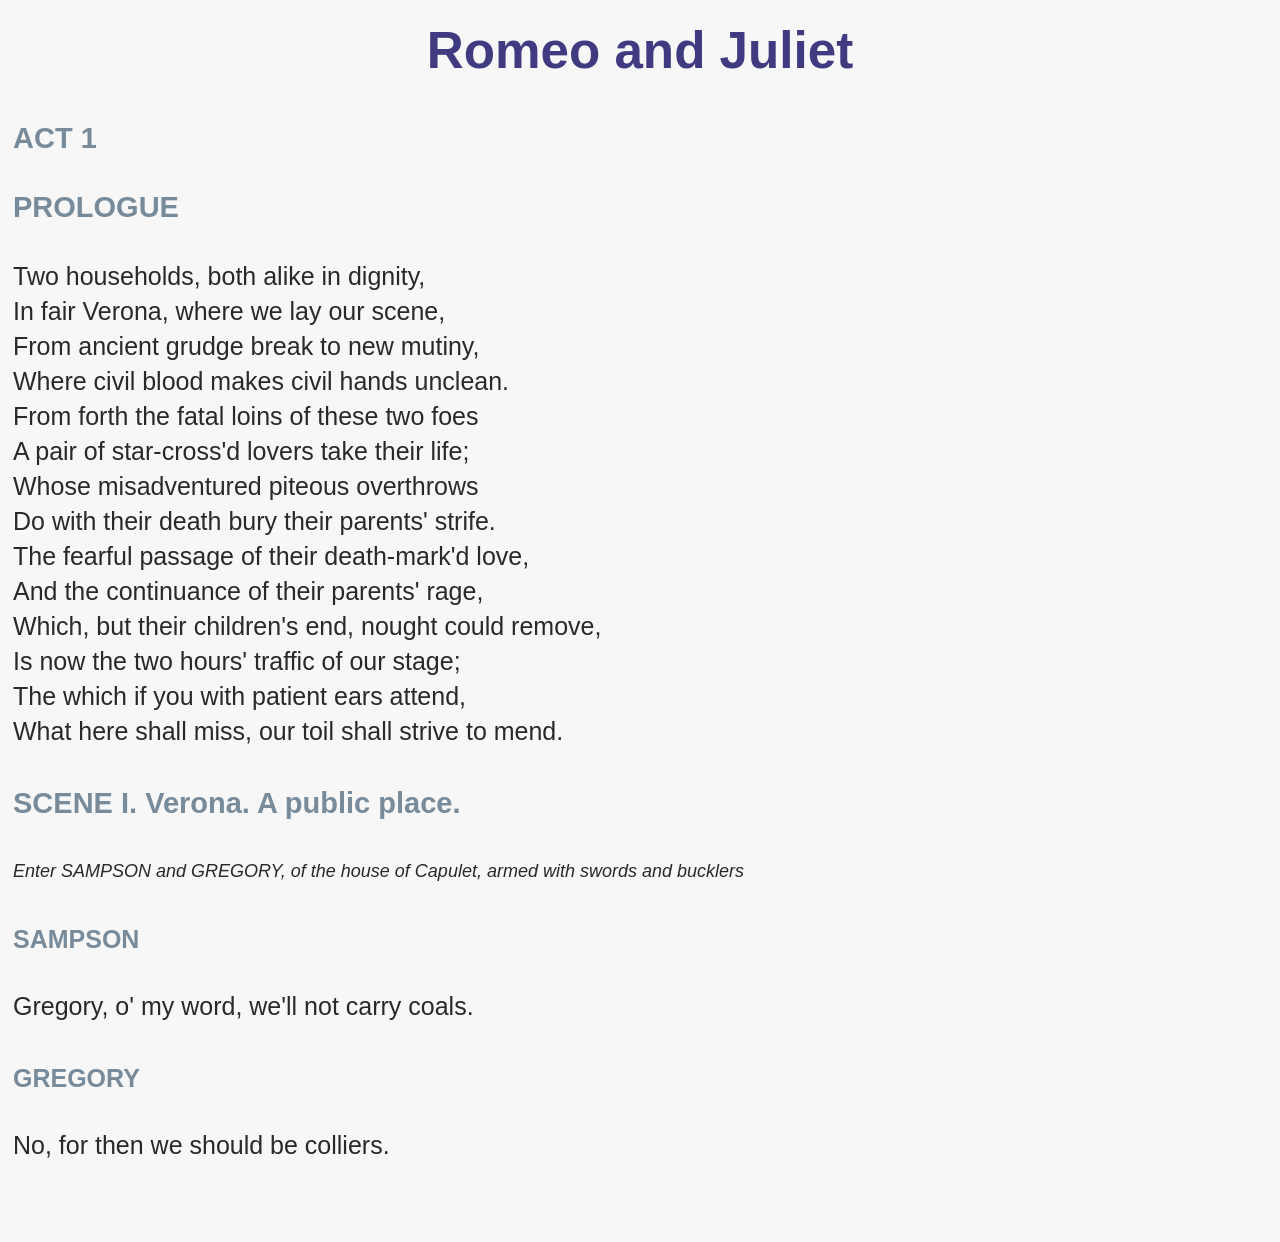
<file: homework1/Task 1/index.html>
<!doctype html>
<html lang="en">
  <head>
    <meta charset="UTF-8" />
    <meta name="viewport" content="width=device-width, initial-scale=1.0" />
    <title>Romeo and Juliet</title>
    <link rel="stylesheet" href="style.css" />
  </head>
  <body>
    <main class="page">
      <h1>Romeo and Juliet</h1>

      <h2 class="section-heading">ACT 1</h2>
      <h2 class="section-heading">PROLOGUE</h2>

      <p class="prologue">
        Two households, both alike in dignity,<br />
        In fair Verona, where we lay our scene,<br />
        From ancient grudge break to new mutiny,<br />
        Where civil blood makes civil hands unclean.<br />
        From forth the fatal loins of these two foes<br />
        A pair of star-cross'd lovers take their life;<br />
        Whose misadventured piteous overthrows<br />
        Do with their death bury their parents' strife.<br />
        The fearful passage of their death-mark'd love,<br />
        And the continuance of their parents' rage,<br />
        Which, but their children's end, nought could remove,<br />
        Is now the two hours' traffic of our stage;<br />
        The which if you with patient ears attend,<br />
        What here shall miss, our toil shall strive to mend.
      </p>

      <h2 class="scene-heading">SCENE I. Verona. A public place.</h2>

      <p class="stage-direction">
        Enter SAMPSON and GREGORY, of the house of Capulet, armed with swords
        and bucklers
      </p>

      <h3 class="character">SAMPSON</h3>
      <p class="dialogue">Gregory, o' my word, we'll not carry coals.</p>

      <h3 class="character">GREGORY</h3>
      <p class="dialogue">No, for then we should be colliers.</p>
    </main>
  </body>
</html>
</file>
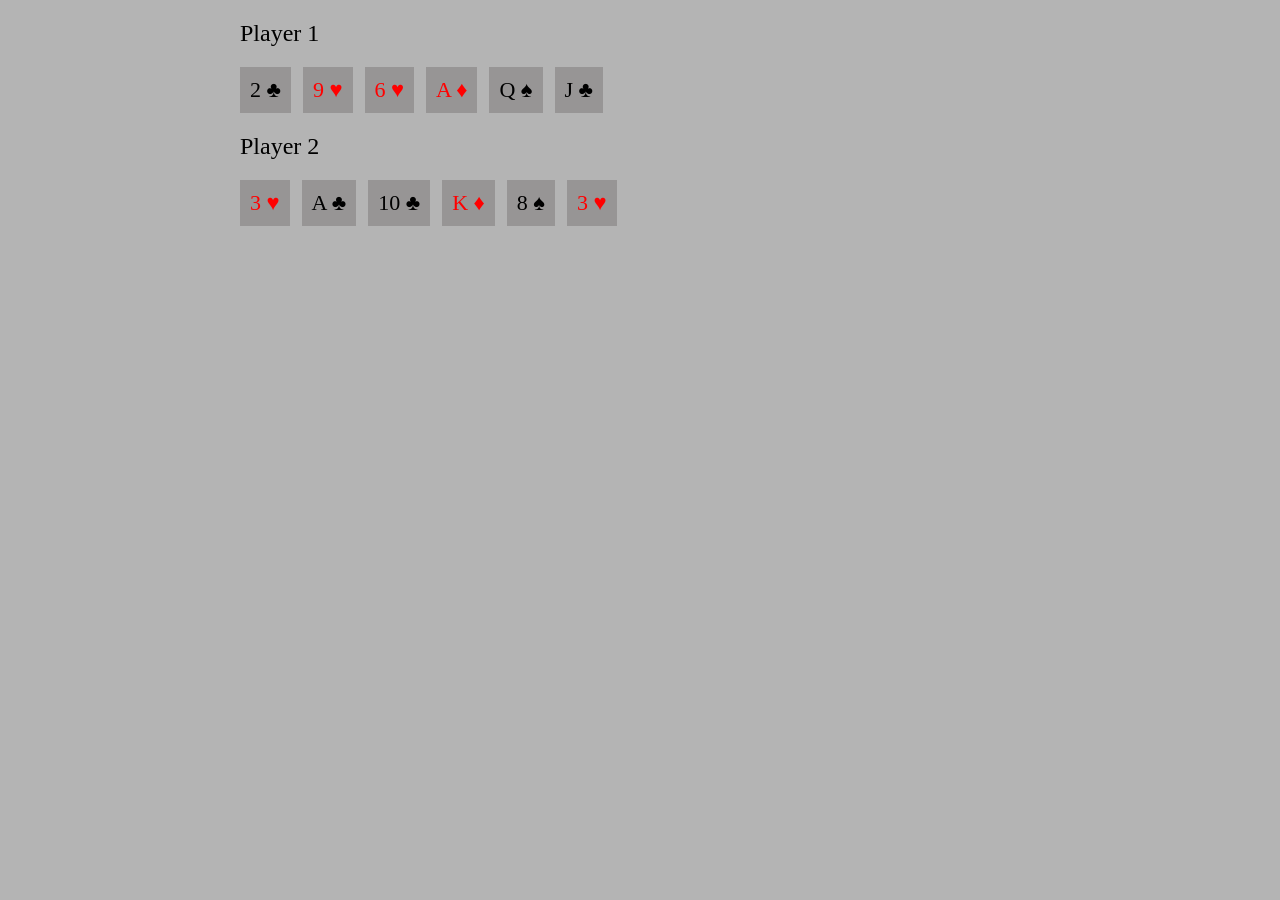
<file: homework1/Task 2/index.html>
<!doctype html>
<html lang="en">
  <head>
    <meta charset="UTF-8" />
    <meta name="viewport" content="width=device-width, initial-scale=1.0" />
    <title>Task 2</title>
    <link rel="stylesheet" href="style.css" />
  </head>
  <body>
    <!-- блок Player 1 -->
    <section class="player-section">
      <h2 class="title">Player 1</h2>
      <div class="cards-row">
        <p class="card-black">2 &#9827;</p>
        <p class="card-red">9 &#9829;</p>
        <p class="card-red">6 &#9829;</p>
        <p class="card-red">A &#9830;</p>
        <p class="card-black">Q &#9824;</p>
        <p class="card-black">J &#9827;</p>
      </div>
    </section>

    <!-- блок Player 2 -->
    <section class="player-section">
      <h2 class="title">Player 2</h2>
      <div class="cards-row">
        <p class="card-red">3 &#9829;</p>
        <p class="card-black">A &#9827;</p>
        <p class="card-black">10 &#9827;</p>
        <p class="card-red">K &#9830;</p>
        <p class="card-black">8 &#9824;</p>
        <p class="card-red">3 &#9829;</p>
      </div>
    </section>
  </body>
</html>
</file>
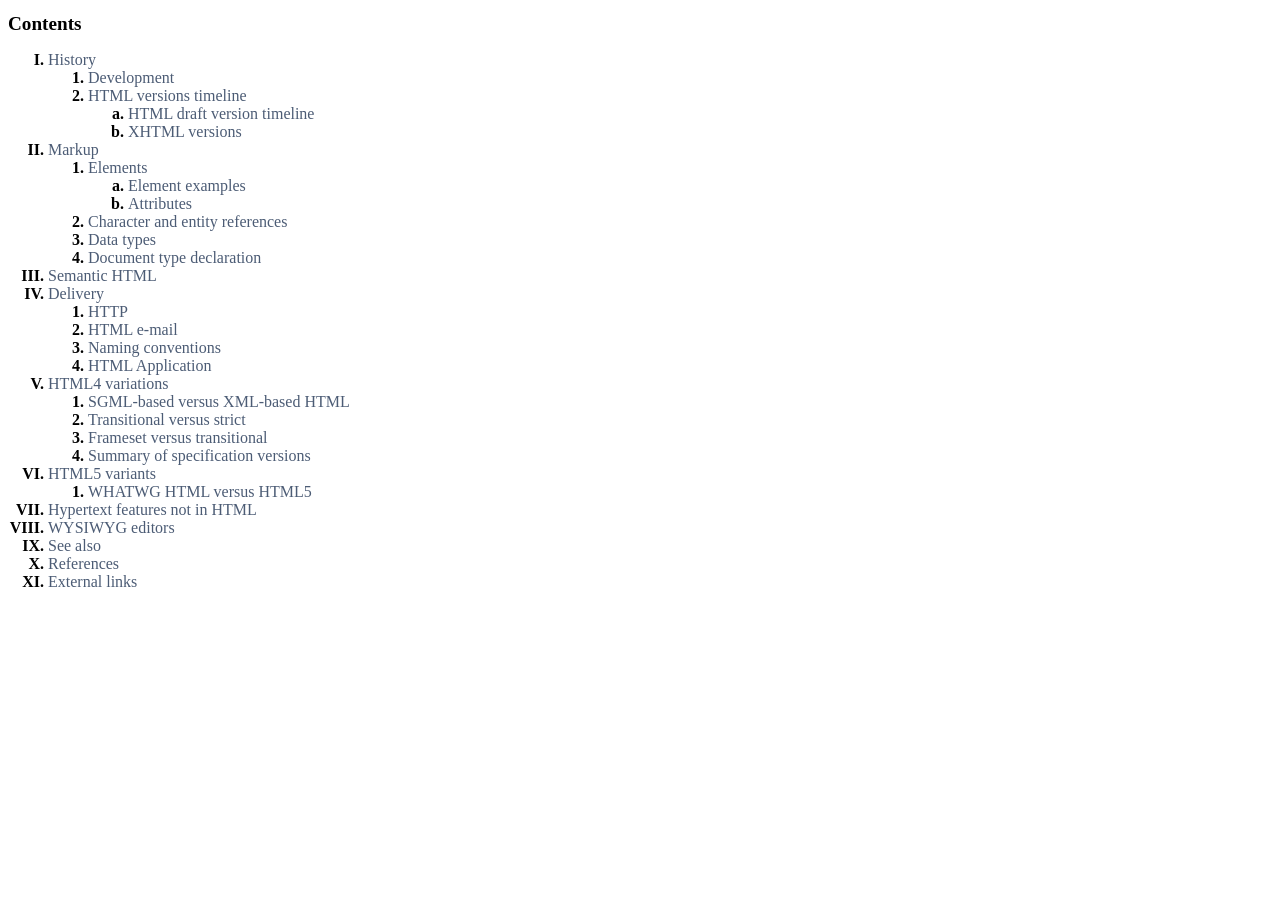
<file: homework2/Task 1/index.html>
<!doctype html>
<html lang="en">
  <head>
    <meta charset="UTF-8" />
    <meta name="viewport" content="width=device-width, initial-scale=1.0" />
    <title>Task 1</title>
    <link rel="stylesheet" href="style.css" />
  </head>
  <body>
    <h1 class="task">Contents</h1>
    <ul>
      <li>
        History
        <ol>
          <li>Development</li>
          <li>
            HTML versions timeline
            <ol class="letters">
              <li>HTML draft version timeline</li>
              <li>XHTML versions</li>
            </ol>
          </li>
        </ol>
      </li>
      <li>
        Markup
        <ol>
          <li>
            Elements
            <ol class="letters">
              <li>Element examples</li>
              <li>Attributes</li>
            </ol>
          </li>
          <li>Character and entity references</li>
          <li>Data types</li>
          <li>Document type declaration</li>
        </ol>
      </li>
      <li>Semantic HTML</li>
      <li>
        Delivery
        <ol>
          <li>HTTP</li>
          <li>HTML e-mail</li>
          <li>Naming conventions</li>
          <li>HTML Application</li>
        </ol>
      </li>
      <li>
        HTML4 variations
        <ol>
          <li>SGML-based versus XML-based HTML</li>
          <li>Transitional versus strict</li>
          <li>Frameset versus transitional</li>
          <li>Summary of specification versions</li>
        </ol>
      </li>
      <li>
        HTML5 variants
        <ol>
          <li>WHATWG HTML versus HTML5</li>
        </ol>
      </li>
      <li>Hypertext features not in HTML</li>
      <li>WYSIWYG editors</li>
      <li>See also</li>
      <li>References</li>
      <li>External links</li>
    </ul>
  </body>
</html>
</file>
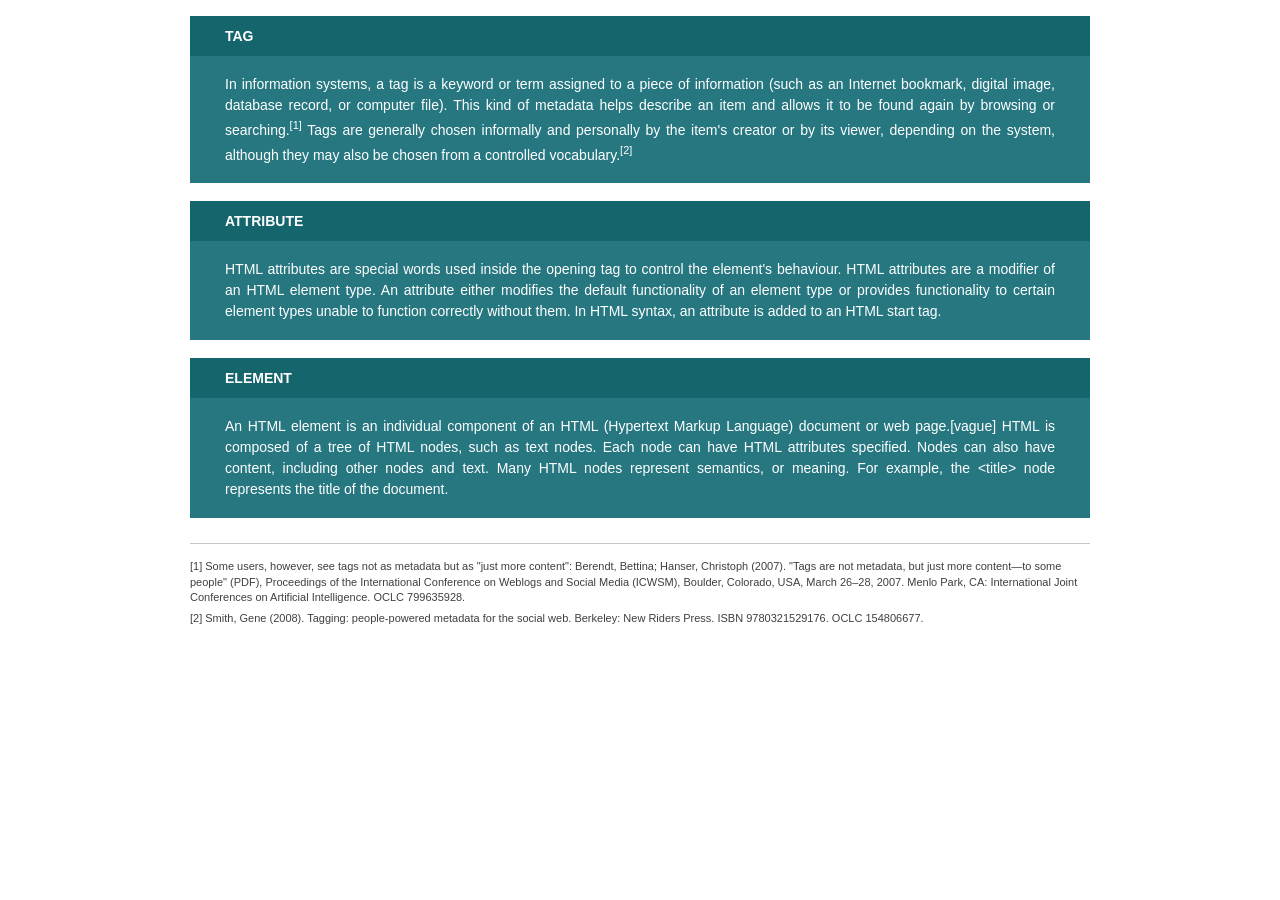
<file: homework2/Task 2/index.html>
<!doctype html>
<html lang="en">
  <head>
    <meta charset="UTF-8" />
    <meta name="viewport" content="width=device-width, initial-scale=1.0" />
    <title>Task 2</title>
    <link rel="stylesheet" href="style.css" />
  </head>
  <body>
    <div class="container">
      <dl>
        <dt class="term-title">TAG</dt>
        <dd class="term-description">
          In information systems, a tag is a keyword or term assigned to a piece
          of information (such as an Internet bookmark, digital image, database
          record, or computer file). This kind of metadata helps describe an
          item and allows it to be found again by browsing or searching.<sup
            ><a href="#fn1">[1]</a></sup
          >
          Tags are generally chosen informally and personally by the item's
          creator or by its viewer, depending on the system, although they may
          also be chosen from a controlled vocabulary.<sup
            ><a href="#fn2">[2]</a></sup
          >
        </dd>

        <dt class="term-title">ATTRIBUTE</dt>
        <dd class="term-description">
          HTML attributes are special words used inside the opening tag to
          control the element's behaviour. HTML attributes are a modifier of an
          HTML element type. An attribute either modifies the default
          functionality of an element type or provides functionality to certain
          element types unable to function correctly without them. In HTML
          syntax, an attribute is added to an HTML start tag.
        </dd>

        <dt class="term-title">ELEMENT</dt>
        <dd class="term-description">
          An HTML element is an individual component of an HTML (Hypertext
          Markup Language) document or web page.[vague] HTML is composed of a
          tree of HTML nodes, such as text nodes. Each node can have HTML
          attributes specified. Nodes can also have content, including other
          nodes and text. Many HTML nodes represent semantics, or meaning. For
          example, the &lt;title&gt; node represents the title of the document.
        </dd>
      </dl>

      <hr />

      <div class="footnotes">
        <p id="fn1">
          [1] Some users, however, see tags not as metadata but as "just more
          content": Berendt, Bettina; Hanser, Christoph (2007). "Tags are not
          metadata, but just more content—to some people" (PDF), Proceedings of
          the International Conference on Weblogs and Social Media (ICWSM),
          Boulder, Colorado, USA, March 26–28, 2007. Menlo Park, CA:
          International Joint Conferences on Artificial Intelligence. OCLC
          799635928.
        </p>
        <p id="fn2">
          [2] Smith, Gene (2008). Tagging: people-powered metadata for the
          social web. Berkeley: New Riders Press. ISBN 9780321529176. OCLC
          154806677.
        </p>
      </div>
    </div>
  </body>
</html>
</file>
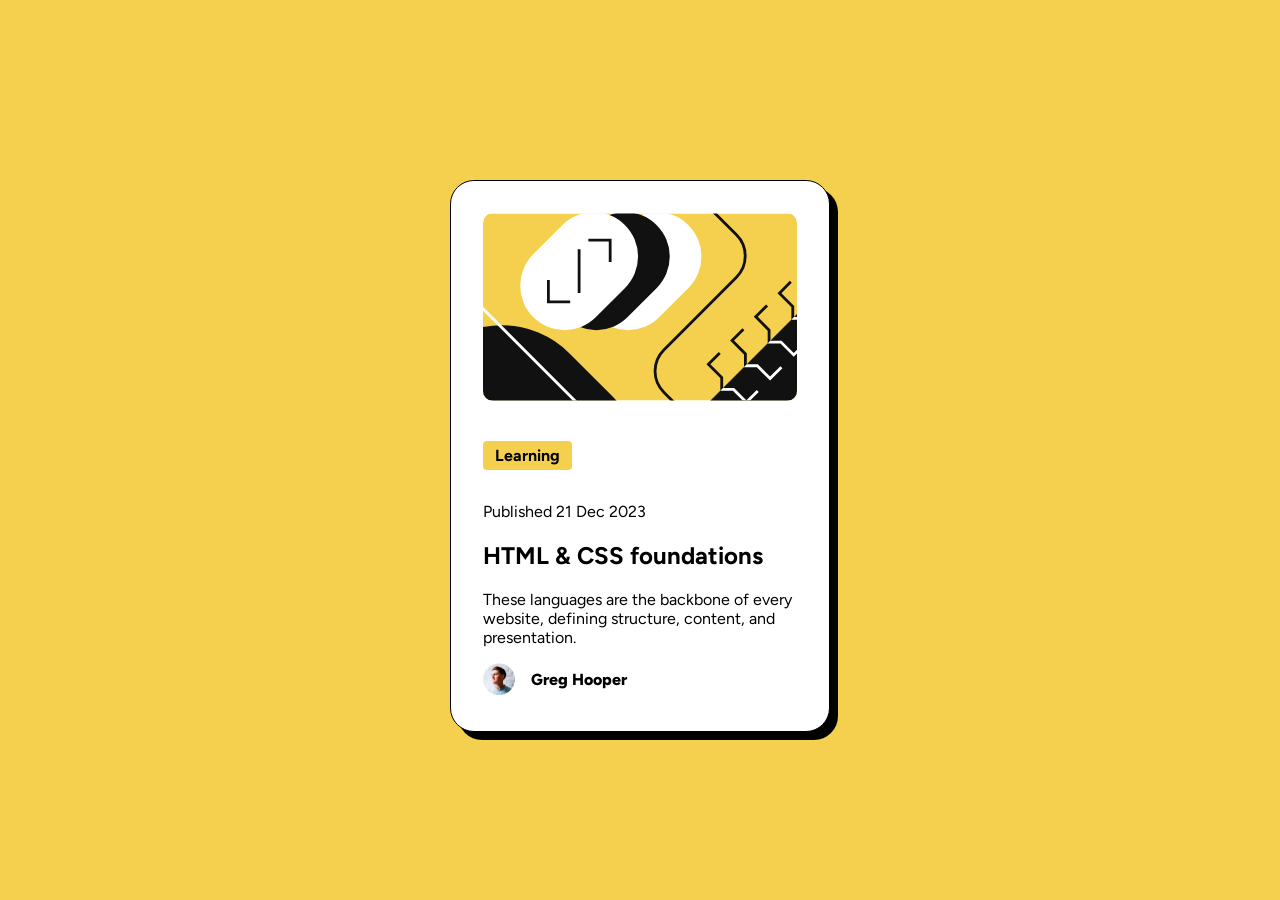
<file: classwork/classwork/task-01-blog-preview-card/index.html>
<!doctype html>
<html lang="en">
  <head>
    <meta charset="UTF-8" />
    <meta name="viewport" content="width=device-width, initial-scale=1.0" />
    <title>Blog preview card</title>
    <link rel="preconnect" href="https://fonts.googleapis.com" />
    <link rel="preconnect" href="https://fonts.gstatic.com" crossorigin />
    <link
      href="https://fonts.googleapis.com/css2?family=Figtree:ital,wght@0,300..900;1,300..900&display=swap"
      rel="stylesheet"
    />
    <link rel="stylesheet" href="style.css" />
  </head>
  <body>
    <div class="card">
      <img
        class="card-imag"
        src="./images/illustration-article.svg"
        alt="jjqq"
      />
      <p class="card-lable">Learning</p>
      <p class="card-pablich">Published 21 Dec 2023</p>
      <h2 class="card-title">HTML & CSS foundations</h2>
      <p class="card-text">
        These languages are the backbone of every website, defining structure,
        content, and presentation.
      </p>
      <div class="card-footer">
        <img src="./images/image-avatar.webp" alt="Yif" />
        <span>Greg Hooper</span>
      </div>
    </div>
  </body>
</html>
</file>
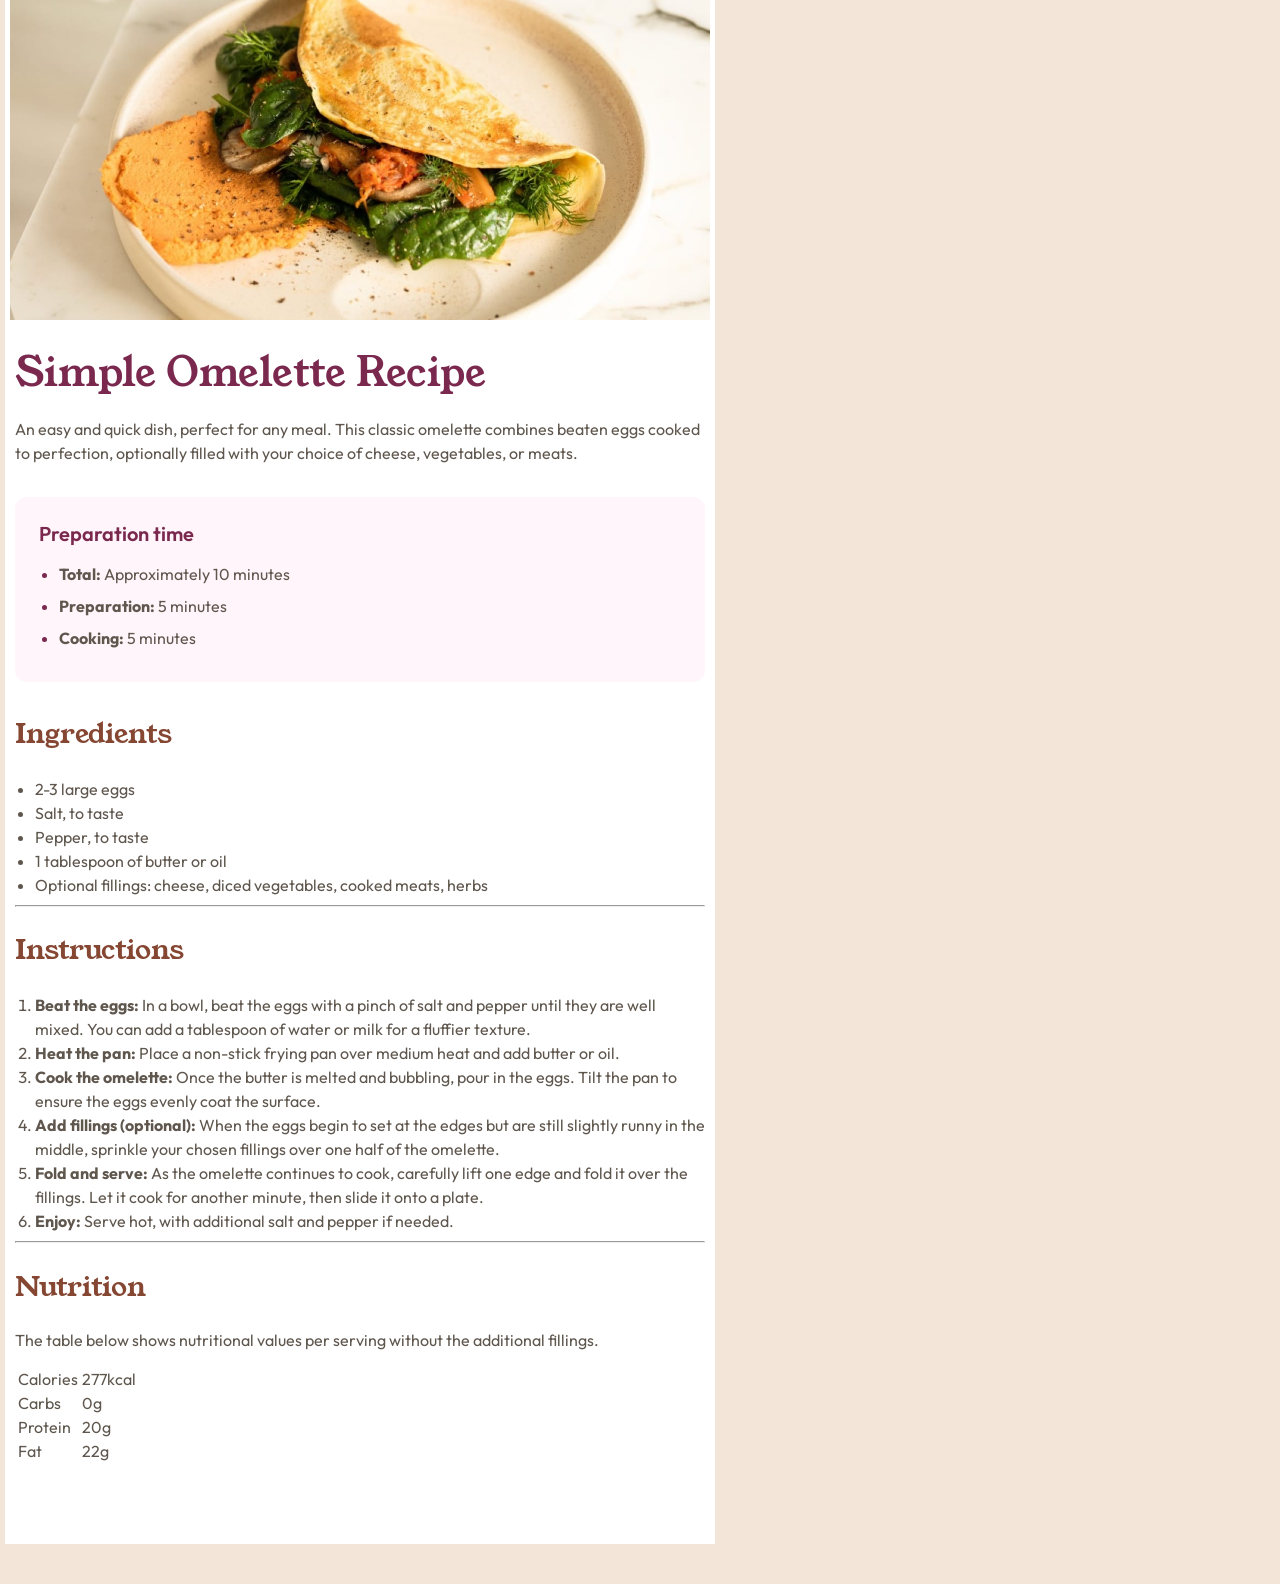
<file: homework3/task-01-recipe-page/task-01-recipe-page/index.html>
<!DOCTYPE html>
<html lang="en">
<head>
  <meta charset="UTF-8">
  <meta name="viewport" content="width=device-width, initial-scale=1.0">
  <title>Simple Omelette Recipe</title>
<link rel="preconnect" href="https://fonts.googleapis.com">
<link rel="preconnect" href="https://fonts.gstatic.com" crossorigin>
<link href="https://fonts.googleapis.com/css2?family=Outfit:wght@100..900&family=Young+Serif&display=swap" rel="stylesheet">
  <link rel="stylesheet" href="style.css">
</head>
<body>
  <main class="container">
    <article class="recipe-card">
      <div class="image-wrapper">
        <!-- Замініть src на шлях до вашого зображення омлету -->
        <img src="./images/image-omelette.jpeg" alt="Omelette">
      </div>

      <div class="content">
        <header>
          <h1>Simple Omelette Recipe</h1>
          <p class="description">
            An easy and quick dish, perfect for any meal. This classic omelette combines beaten eggs cooked 
            to perfection, optionally filled with your choice of cheese, vegetables, or meats.
          </p>
        </header>

        <section class="prep-box">
          <h3>Preparation time</h3>
          <ul>
            <li><strong>Total:</strong> Approximately 10 minutes</li>
            <li><strong>Preparation:</strong> 5 minutes</li>
            <li><strong>Cooking:</strong> 5 minutes</li>
          </ul>
        </section>

        <section class="section">
          <h2>Ingredients</h2>
          <ul class="ingredients-list">
            <li>2-3 large eggs</li>
            <li>Salt, to taste</li>
            <li>Pepper, to taste</li>
            <li>1 tablespoon of butter or oil</li>
            <li>Optional fillings: cheese, diced vegetables, cooked meats, herbs</li>
          </ul>
        </section>

        <hr class="divider">

        <section class="section">
          <h2>Instructions</h2>
          <ol class="instructions-list">
            <li>
              <strong>Beat the eggs:</strong> In a bowl, beat the eggs with a pinch of salt and pepper until they are 
              well mixed. You can add a tablespoon of water or milk for a fluffier texture.
            </li>
            <li>
              <strong>Heat the pan:</strong> Place a non-stick frying pan over medium heat and add butter or oil.
            </li>
            <li>
              <strong>Cook the omelette:</strong> Once the butter is melted and bubbling, pour in the eggs. Tilt the 
              pan to ensure the eggs evenly coat the surface.
            </li>
            <li>
              <strong>Add fillings (optional):</strong> When the eggs begin to set at the edges but are still slightly 
              runny in the middle, sprinkle your chosen fillings over one half of the omelette.
            </li>
            <li>
              <strong>Fold and serve:</strong> As the omelette continues to cook, carefully lift one edge and fold it 
              over the fillings. Let it cook for another minute, then slide it onto a plate.
            </li>
            <li>
              <strong>Enjoy:</strong> Serve hot, with additional salt and pepper if needed.
            </li>
          </ol>
        </section>

        <hr class="divider">

        <section class="section">
          <h2>Nutrition</h2>
          <p class="nutrition-note">
            The table below shows nutritional values per serving without the additional fillings.
          </p>
          <table class="nutrition-table">
            <tbody>
              <tr>
                <td>Calories</td>
                <td class="value">277kcal</td>
              </tr>
              <tr>
                <td>Carbs</td>
                <td class="value">0g</td>
              </tr>
              <tr>
                <td>Protein</td>
                <td class="value">20g</td>
              </tr>
              <tr>
                <td>Fat</td>
                <td class="value">22g</td>
              </tr>
            </tbody>
          </table>
        </section>
      </div>
    </article>
  </main>
</body>
</html>
  </body>
</html>
</file>
<file: homework1/Task 1/style.css>
* {
  box-sizing: border-box;
}

body {
  margin: 0;
  padding: 20px 13px 40px;
  background: #f7f7f7;
  color: #292929;
  font-family: Arial, Helvetica, sans-serif;
}

.page {
  width: 100%;
  max-width: 1400px;
  margin: 0 auto;
}

h1 {
  margin: 0 0 40px;
  color: #403b80;
  font-size: clamp(32px, 4vw, 52px);
  line-height: 1.2;
  font-weight: 700;
  text-align: center;
}

.section-heading,
.scene-heading,
.character {
  color: #788b9b;
  font-weight: 700;
}

.section-heading {
  margin: 0 0 34px;
  font-size: 29px;
  line-height: 1.2;
}

.section-heading + .section-heading {
  margin-top: 0;
  margin-bottom: 34px;
}

.prologue {
  margin: 0 0 36px;
  font-size: 25px;
  line-height: 1.4;
}

.scene-heading {
  margin: 0 0 38px;
  font-size: 29px;
  line-height: 1.25;
}

.stage-direction {
  margin: 0 0 40px;
  font-size: 18px;
  font-style: italic;
  line-height: 1.4;
}

.character {
  margin: 0 0 35px;
  font-size: 25px;
  line-height: 1.2;
}

.dialogue {
  margin: 0 0 39px;
  font-size: 25px;
  line-height: 1.4;
}

@media (max-width: 600px) {
  body {
    padding: 16px 12px 30px;
  }

  h1 {
    margin-bottom: 30px;
  }

  .section-heading,
  .scene-heading {
    font-size: 23px;
    margin-bottom: 25px;
  }

  .prologue,
  .character,
  .dialogue {
    font-size: 19px;
  }

  .prologue {
    line-height: 1.45;
    margin-bottom: 28px;
  }

  .stage-direction {
    font-size: 15px;
    margin-bottom: 30px;
  }

  .character {
    margin-bottom: 24px;
  }

  .dialogue {
    margin-bottom: 30px;
  }
}
</file>
<file: homework1/Task 2/style.css>
body {
  background-color: rgb(180, 180, 180);
}

.player-section {
  max-width: 800px;
  margin: 0 auto;
  padding-left: 15px;
  padding-right: 15px;
}

.title {
  font-weight: 400;
}

.cards-row p {
  display: inline-block;
  background-color: rgb(151, 149, 149);
  padding: 10px;
  font-size: 22px;
  margin: 0;
  margin-right: 8px;
}

.card-red {
  color: red;
}
</file>
<file: homework2/Task 1/style.css>
.task {
  font-size: larger;
}

ul {
  list-style-type: upper-roman;
}

.letters {
  list-style-type: lower-alpha;
}

li {
  color: rgb(76, 92, 117);
  font-weight: normal;
}

li::marker {
  color: black;
  font-weight: bold;
}
</file>
<file: homework2/Task 2/style.css>
.container {
  width: 900px;
  margin: 0 auto;
  font-family: Arial, sans-serif;
}

.term-title {
  background-color: rgb(21, 101, 108);
  color: white;
  padding: 12px 35px;
  font-weight: bold;
  font-size: 14px;
  text-transform: uppercase;
}

.term-description {
  background-color: rgb(38, 119, 128);
  color: white;
  margin: 0 0 18px 0;
  padding: 18px 35px;
  font-size: 14px;
  line-height: 1.5;
  text-align: justify;
}

sup a {
  color: white;
  font-size: 11px;
  text-decoration: none;
}

hr {
  border: none;
  border-top: 1px solid rgb(200, 200, 200);
  margin: 25px 0 15px 0;
}

.footnotes {
  font-size: 11px;
  color: rgb(63, 63, 63);
  line-height: 1.4;
}

.footnotes p {
  margin: 6px 0;
}
</file>
<file: classwork/classwork/task-01-blog-preview-card/style.css>
:root {
  --clr-yellow: hsl(47, 88%, 63%);
  --clr-white: hsl(0, 0%, 100%);
  --clr-grey: hsl(0, 0%, 50%);
  --clr-black: hsl(0, 0%, 7%);

  --fz--title: 44px;
  --fz--text: 16px;

  --ff-main: "Figtree", sans-serif;
}

* {
  box-sizing: border-box;
}
body {
  background-color: var(--clr-yellow);
  font-size: var(--fz-taxt);
  font-family: var(--ff-main);
  margin: 0;
  min-height: 12px;
}

.card {
  margin-top: 180px;
  margin-inline: auto;
  max-width: 380px;
  background-color: var(--clr-white);
  padding: 32px;
  border-radius: 24px;
  border: 1px solid black;
  box-shadow: 8px 8px 0px black;
}

.card-imag {
  width: 100%;
  display: block;
  border-radius: 10px;
  margin-bottom: 24px;
}

.card-lable {
  background-color: var(--clr-yellow);
  font-weight: bold;
  padding: 5px 12px;
  border-radius: 4px;
  display: inline-block;
}

.card-title {
  font-size: var(--fz--title);
  transition: 0.3s;
  cursor: pointer;
  font-size: 24px;
}

.card-title:hover {
  color: var(--clr-yellow);
}

.card-footer span {
  position: relative;
  top: -10px;
  font-weight: 800;
}
.card-footer img {
  width: 32px;
  height: 32px;
  margin-right: 12px;
}
</file>
<file: homework3/task-01-recipe-page/task-01-recipe-page/style.css>
:root {
  --clr-Nutmeg: hsl(14, 45%, 36%);
  --clr-DarkRaspberry: hsl(332, 51%, 32%);

  --clr-White: hsl(0, 0%, 100%);
  --clr-RoseWhite: hsl(330, 100%, 98%);
  --clr-Eggshell: hsl(30, 54%, 90%);
  --clr-LightGrey: hsl(30, 18%, 87%);
  --clr-WengeBrown: hsl(30, 10%, 34%);
  --clr-DarkCharcoal: hsl(24, 5%, 18%);

  --fz--title: 40px;
  --fz--text: 16px;

  --ff-heading: "Young Serif", serif;
  --ff-main: "Outfit", sans-serif;
}

* {
  box-sizing: border-box;
}

body {
  background-color: var(--clr-Eggshell);
  font-family: var(--ff-main);
  font-size: var(--fz--text);
  color: var(--clr-WengeBrown);
  margin: 0;
  display: flex;
  align-items: center;
  min-height: 100px;
}

img {
  display: block;
  max-width: 100%;
}

.container {
  background-color: var(--clr-White);
  max-width: 710px;
  width: 100%;
  margin: 0px 5px 40px;
  padding: 0px 5px 40px;
}

.imege-wrapper img {
  width: 100%;
  height: auto;
  border-radius: 0px 4px 12px;
  margin-left: auto;
  margin-right: auto;
}

.content {
  padding: 24px 5px 40px;
}

h1 {
  font-family: var(--ff-heading);
  font-size: var(--fz--title);
  color: var(--clr-DarkRaspberry);
  font-weight: 400;
  margin-top: 0;
  margin-bottom: 16px;
}

h2 {
  font-family: var(--ff-heading);
  font-size: 28px;
  color: var(--clr-Nutmeg);
  font-weight: 400;
  margin-bottom: 24px;
}

h3 {
  font-family: var(--ff-main);
  font-size: 20px;
  color: var(--clr-DarkRaspberry);
  font-weight: 600;
  margin-top: 0;
  margin-bottom: 16px;
}

.description {
  margin-bottom: 32px;
  line-height: 1.5;
}

.prep-box {
  background-color: var(--clr-RoseWhite);
  padding: 24px;
  border-radius: 12px;
  margin-bottom: 32px;
}

.prep-box ul {
  margin: 0;
  padding-left: 20px;
}

.prep-box li {
  margin-bottom: 8px;
  line-height: 1.5;
}

.prep-box li::marker {
  color: var(--clr-DarkRaspberry);
}

.section ul {
  padding-left: 20px;
  margin: 0;
  line-height: 1.5;
}

.section ol {
  padding-left: 20px;
  margin: 0;
  line-height: 1.5;
}
</file>
